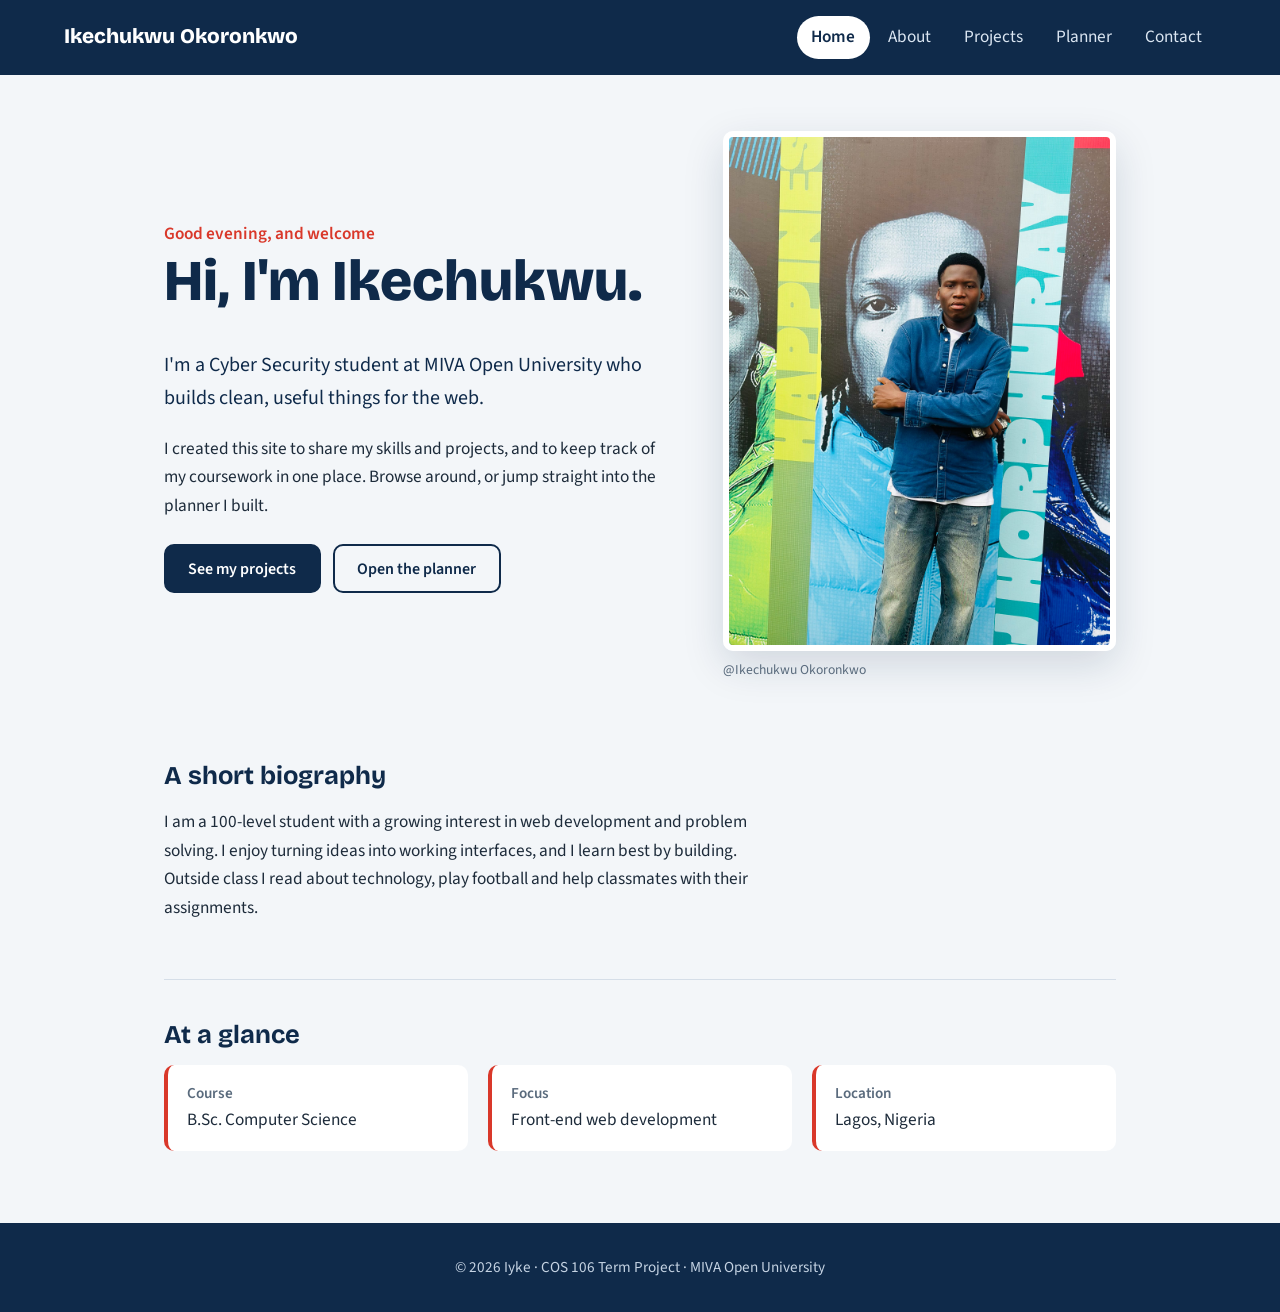
<file: index.html>
<!DOCTYPE html>
<html lang="en">
<head>
<meta charset="UTF-8">
<meta name="viewport" content="width=device-width, initial-scale=1">
<meta name="description" content="Academic portfolio and planner of Your Name, a Computer Science student at MIVA Open University.">
<title>Home | Ikechukwu Okoronkwo</title>
<link rel="preconnect" href="https://fonts.googleapis.com">
<link rel="preconnect" href="https://fonts.gstatic.com" crossorigin>
<link href="https://fonts.googleapis.com/css2?family=Bricolage+Grotesque:wght@600;800&family=Source+Sans+3:wght@400;600&display=swap" rel="stylesheet">
<link rel="stylesheet" href="css/style.css">
</head>
<body>
<a class="skip" href="#main">Skip to content</a>
<header class="site-header">
  <a class="brand" href="index.html">Ikechukwu Okoronkwo</a>
  <button class="nav-toggle" aria-expanded="false" aria-controls="menu">Menu</button>
  <nav aria-label="Main"><ul id="menu" class="menu"><li><a href="index.html" aria-current="page">Home</a></li><li><a href="about.html">About</a></li><li><a href="projects.html">Projects</a></li><li><a href="planner.html">Planner</a></li><li><a href="contact.html">Contact</a></li></ul></nav>
</header>
<main id="main">
<section class="hero">
  <div class="hero-text">
    <p id="greeting" class="kicker">Welcome</p>
    <h1>Hi, I'm Ikechukwu.</h1>
    <p class="lead">I'm a Cyber Security student at MIVA Open University who builds clean, useful things for the web.</p>
    <p>I created this site to share my skills and projects, and to keep track of my coursework in one place. Browse around, or jump straight into the planner I built.</p>
    <div class="actions"><a class="btn" href="projects.html">See my projects</a><a class="btn ghost" href="planner.html">Open the planner</a></div>
  </div>
  <figure class="portrait"><img src="images/me.jpeg" alt="Portrait of Your Name" width="400" height="480"><figcaption>@Ikechukwu Okoronkwo</figcaption></figure>
</section>
<section class="section">
  <h2>A short biography</h2>
  <p class="measure">I am a 100-level student with a growing interest in web development and problem solving. I enjoy turning ideas into working interfaces, and I learn best by building. Outside class I read about technology, play football and help classmates with their assignments.</p>
</section>
<section class="section">
  <h2>At a glance</h2>
  <ul class="grid facts">
    <li><strong>Course</strong>B.Sc. Computer Science</li>
    <li><strong>Focus</strong>Front-end web development</li>
    <li><strong>Location</strong>Lagos, Nigeria</li>
  </ul>
</section>
</main>
<footer class="site-footer">
  <p>&copy; 2026 Iyke &middot; COS 106 Term Project &middot; MIVA Open University</p>
</footer>
<script src="js/script.js"></script>
</body>
</html>
</file>
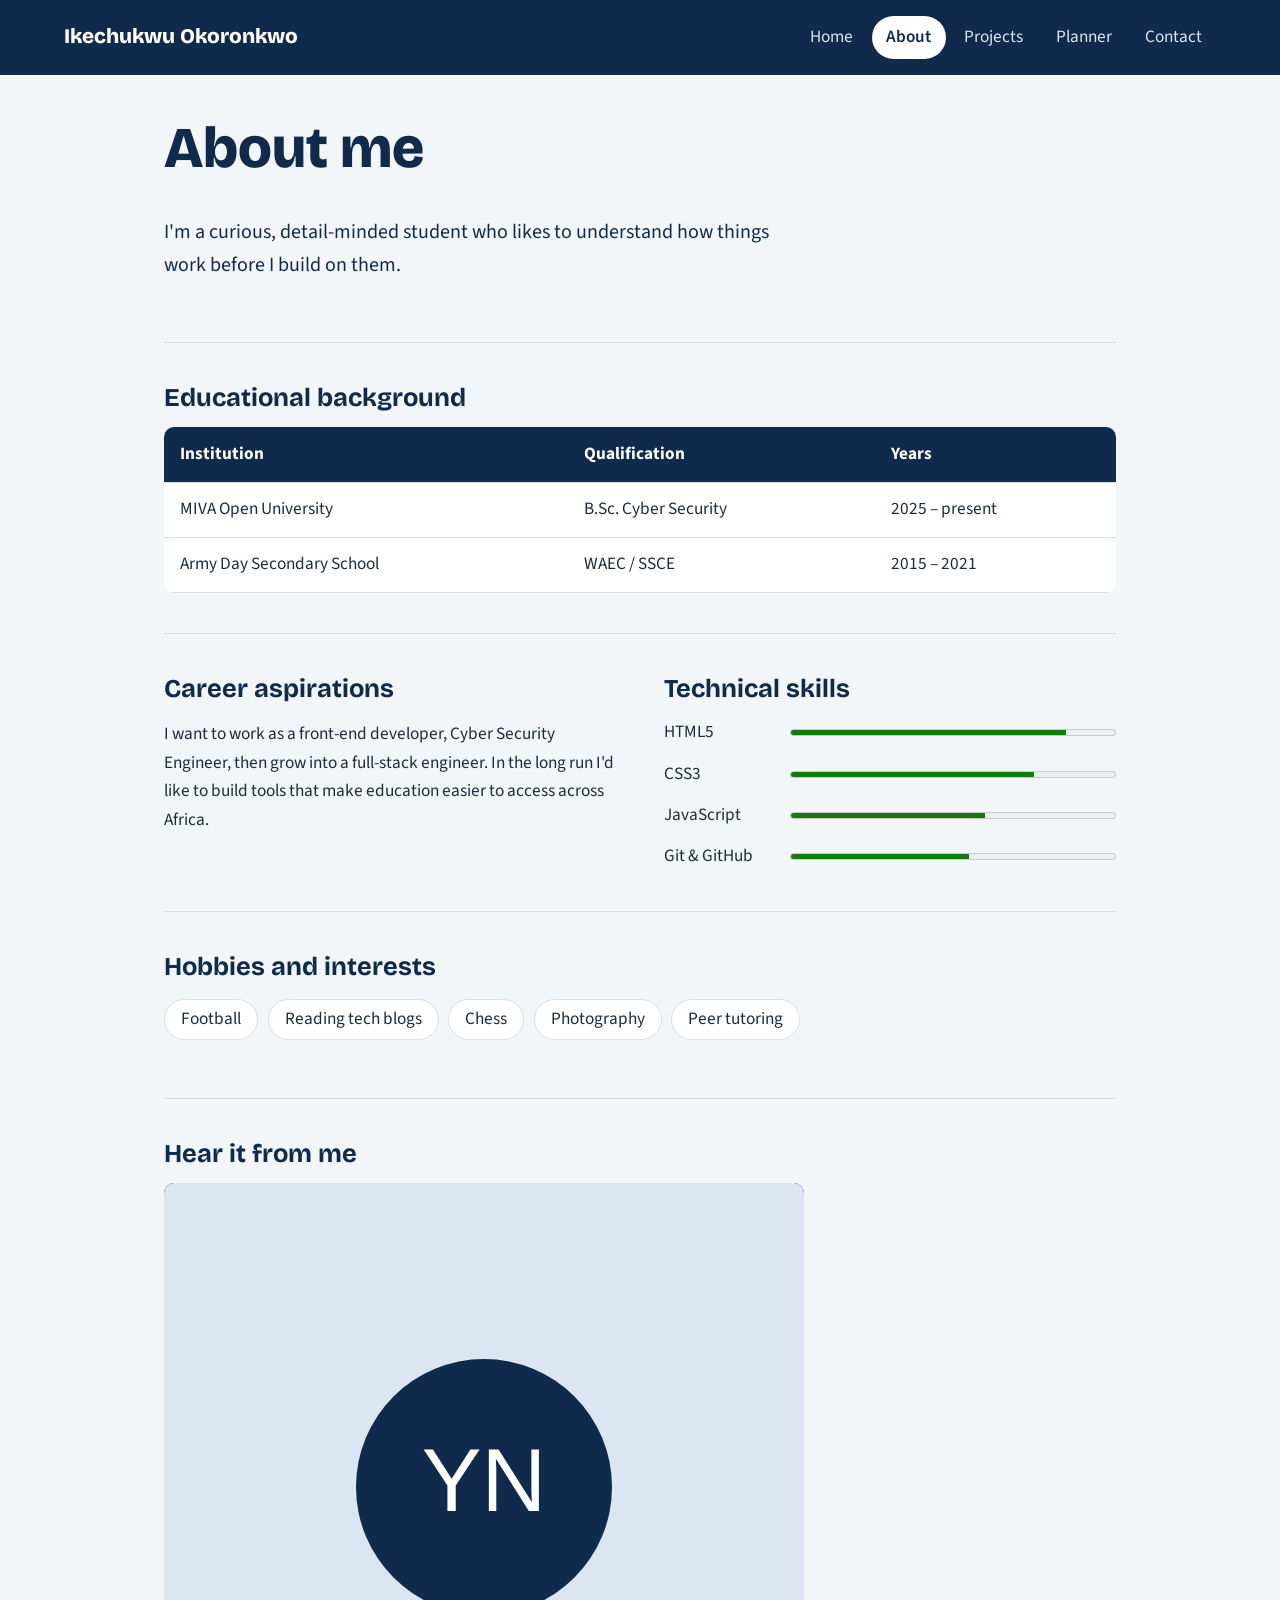
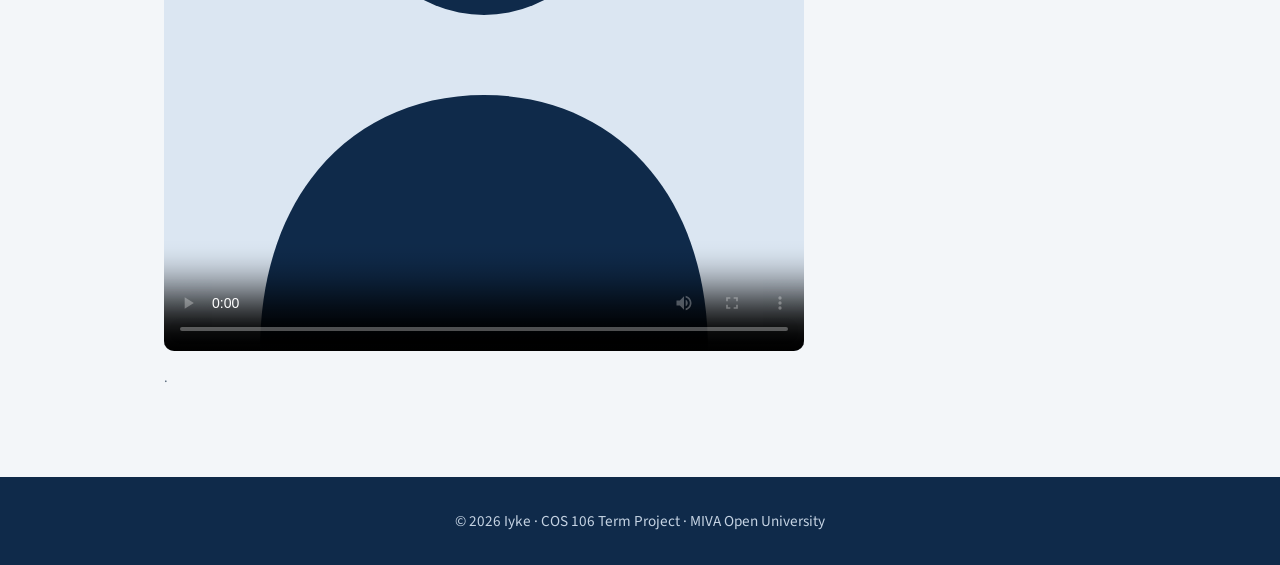
<file: about.html>
<!DOCTYPE html>
<html lang="en">
<head>
<meta charset="UTF-8">
<meta name="viewport" content="width=device-width, initial-scale=1">
<meta name="description" content="Academic portfolio and planner of Your Name, a Computer Science student at MIVA Open University.">
<title>About | Ikechukwu Okoronkwo</title>
<link rel="preconnect" href="https://fonts.googleapis.com">
<link rel="preconnect" href="https://fonts.gstatic.com" crossorigin>
<link href="https://fonts.googleapis.com/css2?family=Bricolage+Grotesque:wght@600;800&family=Source+Sans+3:wght@400;600&display=swap" rel="stylesheet">
<link rel="stylesheet" href="css/style.css">
</head>
<body>
<a class="skip" href="#main">Skip to content</a>
<header class="site-header">
  <a class="brand" href="index.html">Ikechukwu Okoronkwo</a>
  <button class="nav-toggle" aria-expanded="false" aria-controls="menu">Menu</button>
  <nav aria-label="Main"><ul id="menu" class="menu"><li><a href="index.html">Home</a></li><li><a href="about.html" aria-current="page">About</a></li><li><a href="projects.html">Projects</a></li><li><a href="planner.html">Planner</a></li><li><a href="contact.html">Contact</a></li></ul></nav>
</header>
<main id="main">
<section class="section">
  <h1>About me</h1>
  <p class="measure lead">I'm a curious, detail-minded student who likes to understand how things work before I build on them.</p>
</section>
<section class="section">
  <h2>Educational background</h2>
  <div class="table-wrap"><table>
    <caption class="sr">Education history</caption>
    <thead><tr><th scope="col">Institution</th><th scope="col">Qualification</th><th scope="col">Years</th></tr></thead>
    <tbody>
      <tr><td>MIVA Open University</td><td>B.Sc. Cyber Security</td><td>2025 &ndash; present</td></tr>
      <tr><td>Army Day Secondary School</td><td>WAEC / SSCE</td><td>2015 &ndash; 2021</td></tr>
    </tbody>
  </table></div>
</section>
<section class="section split">
  <div>
    <h2>Career aspirations</h2>
    <p>I want to work as a front-end developer, Cyber Security Engineer, then grow into a full-stack engineer. In the long run I'd like to build tools that make education easier to access across Africa.</p>
  </div>
  <div>
    <h2>Technical skills</h2>
    <ul class="skills">
      <li><span>HTML5</span><meter min="0" max="100" value="85">85%</meter></li>
      <li><span>CSS3</span><meter min="0" max="100" value="75">75%</meter></li>
      <li><span>JavaScript</span><meter min="0" max="100" value="60">60%</meter></li>
      <li><span>Git &amp; GitHub</span><meter min="0" max="100" value="55">55%</meter></li>
    </ul>
  </div>
</section>
<section class="section">
  <h2>Hobbies and interests</h2>
  <ul class="tags"><li>Football</li><li>Reading tech blogs</li><li>Chess</li><li>Photography</li><li>Peer tutoring</li></ul>
</section>
<section class="section">
  <h2>Hear it from me</h2>
  <video controls preload="metadata" poster="images/profile.svg" width="640">
    <source src="media/92662-637274989_small.mp4" type="video/mp4">
    Your browser does not support video playback.
  </video>
  <p class="note"><code></code>.</p>
</section>
</main>
<footer class="site-footer">
  <p>&copy; 2026 Iyke &middot; COS 106 Term Project &middot; MIVA Open University</p>
</footer>
<script src="js/script.js"></script>
</body>
</html>
</file>
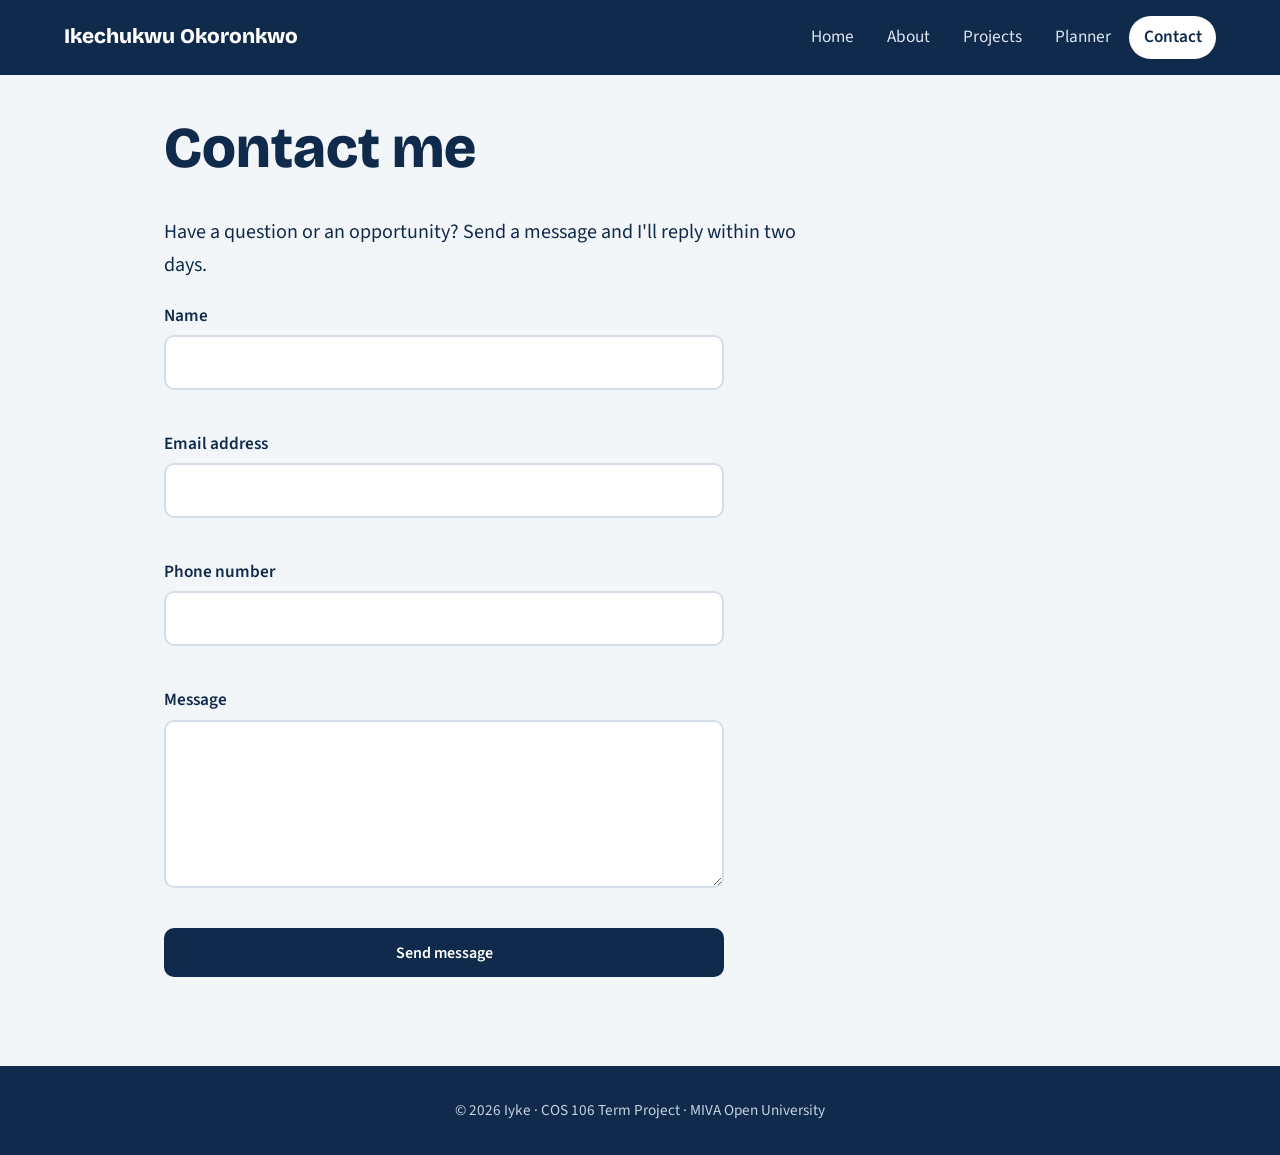
<file: contact.html>
<!DOCTYPE html>
<html lang="en">
<head>
<meta charset="UTF-8">
<meta name="viewport" content="width=device-width, initial-scale=1">
<meta name="description" content="Academic portfolio and planner of Your Name, a Computer Science student at MIVA Open University.">
<title>Contact | Ikechukwu Okoronkwo</title>
<link rel="preconnect" href="https://fonts.googleapis.com">
<link rel="preconnect" href="https://fonts.gstatic.com" crossorigin>
<link href="https://fonts.googleapis.com/css2?family=Bricolage+Grotesque:wght@600;800&family=Source+Sans+3:wght@400;600&display=swap" rel="stylesheet">
<link rel="stylesheet" href="css/style.css">
</head>
<body>
<a class="skip" href="#main">Skip to content</a>
<header class="site-header">
  <a class="brand" href="index.html">Ikechukwu Okoronkwo</a>
  <button class="nav-toggle" aria-expanded="false" aria-controls="menu">Menu</button>
  <nav aria-label="Main"><ul id="menu" class="menu"><li><a href="index.html">Home</a></li><li><a href="about.html">About</a></li><li><a href="projects.html">Projects</a></li><li><a href="planner.html">Planner</a></li><li><a href="contact.html" aria-current="page">Contact</a></li></ul></nav>
</header>
<main id="main">
<section class="section">
  <h1>Contact me</h1>
  <p class="measure lead">Have a question or an opportunity? Send a message and I'll reply within two days.</p>
  <form id="contact-form" class="stack" novalidate>
    <div class="field"><label for="name">Name</label><input id="name" name="name" type="text" autocomplete="name"><span class="error" data-for="name"></span></div>
    <div class="field"><label for="email">Email address</label><input id="email" name="email" type="email" autocomplete="email"><span class="error" data-for="email"></span></div>
    <div class="field"><label for="phone">Phone number</label><input id="phone" name="phone" type="tel" inputmode="numeric" autocomplete="tel"><span class="error" data-for="phone"></span></div>
    <div class="field"><label for="message">Message</label><textarea id="message" name="message" rows="5"></textarea><span class="error" data-for="message"></span></div>
    <button class="btn" type="submit">Send message</button>
    <p id="form-success" class="success" role="status"></p>
  </form>
</section>
</main>
<footer class="site-footer">
  <p>&copy; 2026 Iyke &middot; COS 106 Term Project &middot; MIVA Open University</p>
</footer>
<script src="js/script.js"></script>
</body>
</html>
</file>
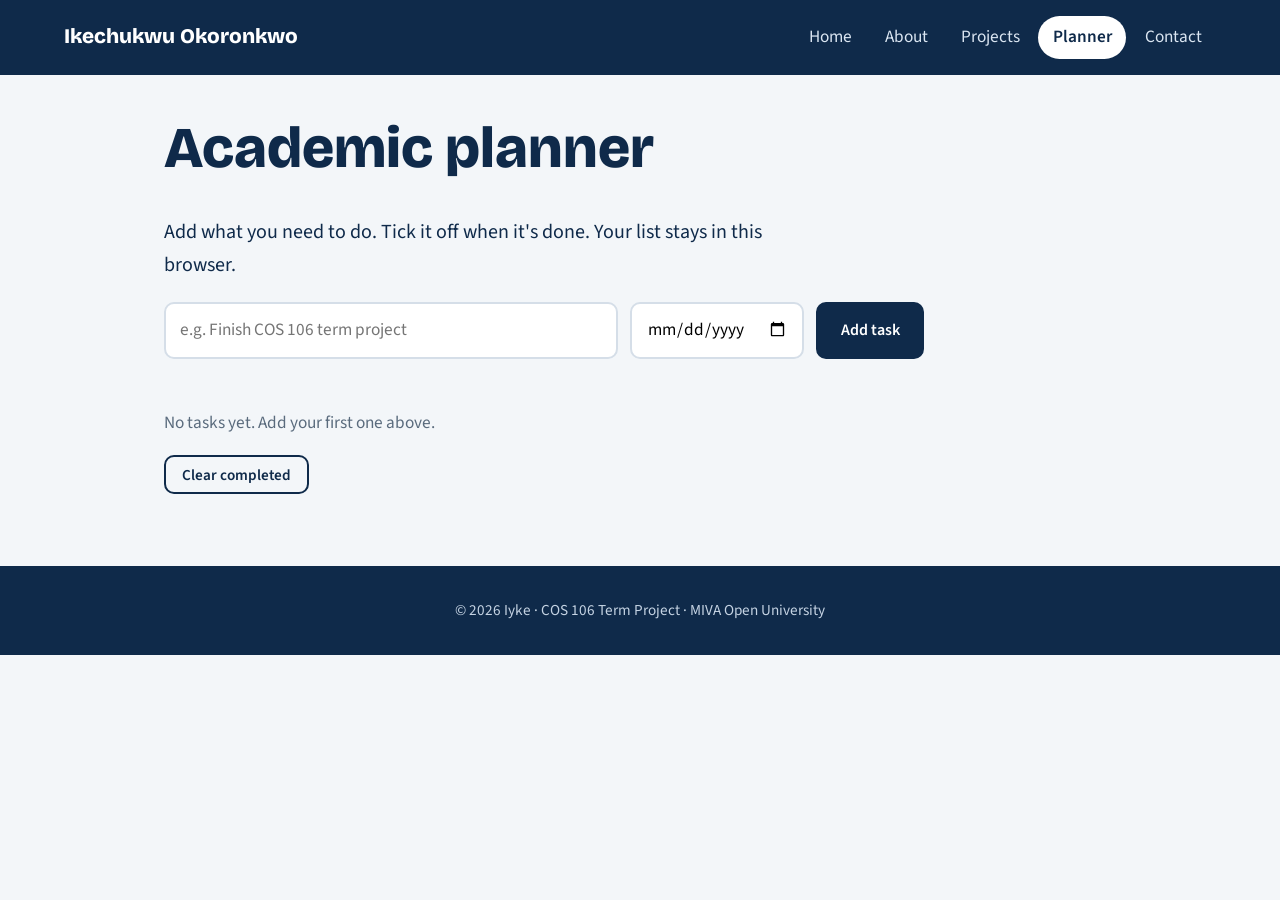
<file: planner.html>
<!DOCTYPE html>
<html lang="en">
<head>
<meta charset="UTF-8">
<meta name="viewport" content="width=device-width, initial-scale=1">
<meta name="description" content="Academic portfolio and planner of Your Name, a Computer Science student at MIVA Open University.">
<title>Planner | Ikechukwu Okoronkwo</title>
<link rel="preconnect" href="https://fonts.googleapis.com">
<link rel="preconnect" href="https://fonts.gstatic.com" crossorigin>
<link href="https://fonts.googleapis.com/css2?family=Bricolage+Grotesque:wght@600;800&family=Source+Sans+3:wght@400;600&display=swap" rel="stylesheet">
<link rel="stylesheet" href="css/style.css">
</head>
<body>
<a class="skip" href="#main">Skip to content</a>
<header class="site-header">
  <a class="brand" href="index.html">Ikechukwu Okoronkwo</a>
  <button class="nav-toggle" aria-expanded="false" aria-controls="menu">Menu</button>
  <nav aria-label="Main"><ul id="menu" class="menu"><li><a href="index.html">Home</a></li><li><a href="about.html">About</a></li><li><a href="projects.html">Projects</a></li><li><a href="planner.html" aria-current="page">Planner</a></li><li><a href="contact.html">Contact</a></li></ul></nav>
</header>
<main id="main">
<section class="section">
  <h1>Academic planner</h1>
  <p class="measure lead">Add what you need to do. Tick it off when it's done. Your list stays in this browser.</p>
  <form id="task-form" class="inline-form" novalidate>
    <label for="task-input" class="sr">New task</label>
    <input id="task-input" type="text" placeholder="e.g. Finish COS 106 term project" autocomplete="off">
    <label for="task-due" class="sr">Due date</label>
    <input id="task-due" type="date">
    <button class="btn" type="submit">Add task</button>
  </form>
  <p id="task-error" class="error" role="alert"></p>
  <p id="task-count" class="count" aria-live="polite"></p>
  <ul id="task-list" class="tasks"></ul>
  <p id="task-empty" class="empty">No tasks yet. Add your first one above.</p>
  <button id="clear-done" class="btn ghost small" type="button">Clear completed</button>
</section>
</main>
<footer class="site-footer">
  <p>&copy; 2026 Iyke &middot; COS 106 Term Project &middot; MIVA Open University</p>
</footer>
<script src="js/script.js"></script>
</body>
</html>
</file>
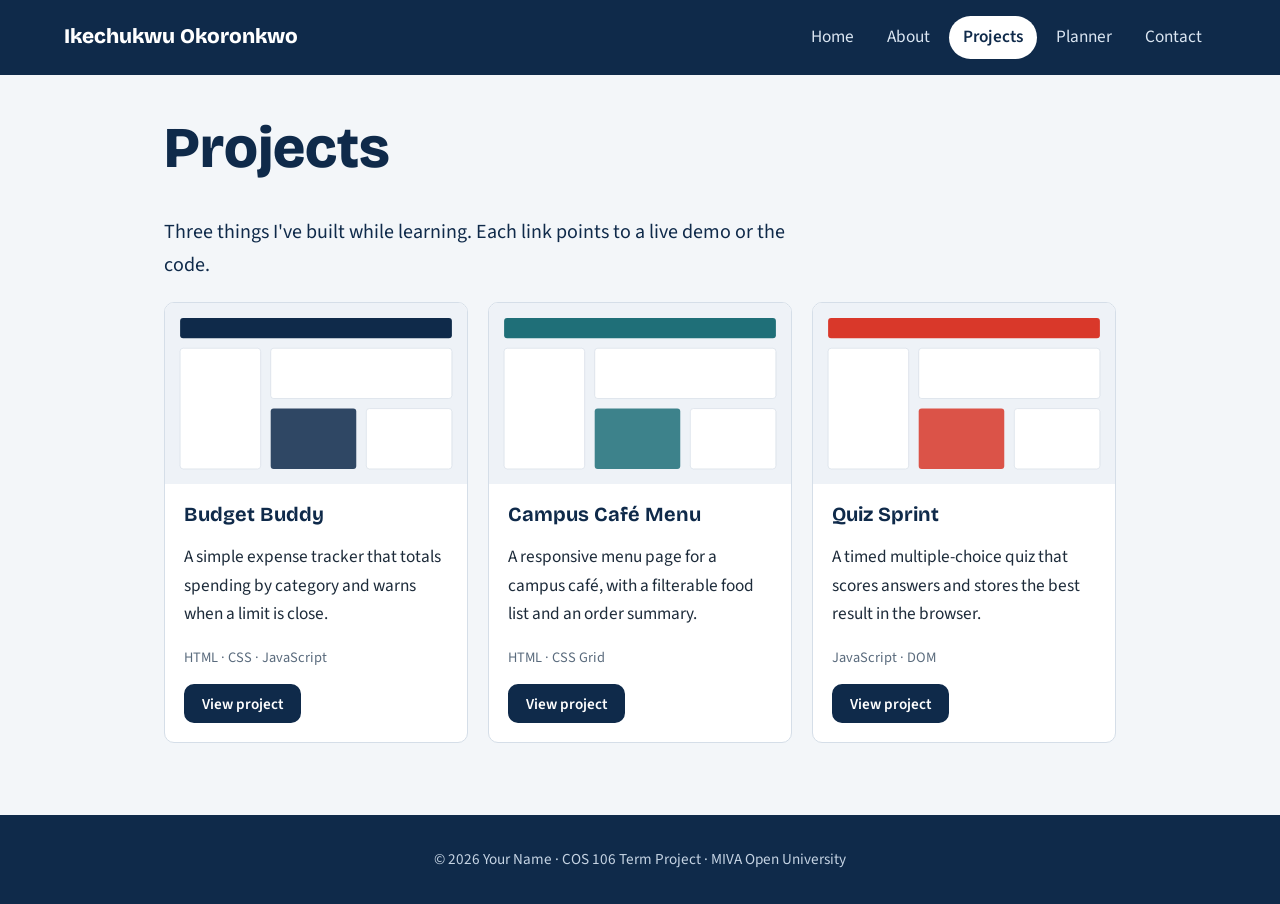
<file: projects.html>
<!DOCTYPE html>
<html lang="en">
<head>
<meta charset="UTF-8">
<meta name="viewport" content="width=device-width, initial-scale=1">
<meta name="description" content="Academic portfolio and planner of Your Name, a Computer Science student at MIVA Open University.">
<title>Projects | Ikechuwku Okoronkwo</title>
<link rel="preconnect" href="https://fonts.googleapis.com">
<link rel="preconnect" href="https://fonts.gstatic.com" crossorigin>
<link href="https://fonts.googleapis.com/css2?family=Bricolage+Grotesque:wght@600;800&family=Source+Sans+3:wght@400;600&display=swap" rel="stylesheet">
<link rel="stylesheet" href="css/style.css">
</head>
<body>
<a class="skip" href="#main">Skip to content</a>
<header class="site-header">
  <a class="brand" href="index.html">Ikechukwu Okoronkwo</a>
  <button class="nav-toggle" aria-expanded="false" aria-controls="menu">Menu</button>
  <nav aria-label="Main"><ul id="menu" class="menu"><li><a href="index.html">Home</a></li><li><a href="about.html">About</a></li><li><a href="projects.html" aria-current="page">Projects</a></li><li><a href="planner.html">Planner</a></li><li><a href="contact.html">Contact</a></li></ul></nav>
</header>
<main id="main">
<section class="section">
  <h1>Projects</h1>
  <p class="measure lead">Three things I've built while learning. Each link points to a live demo or the code.</p>
  <div class="grid cards">
    <article class="card"><img src="images/p1.svg" alt="Screenshot of the Budget Buddy project" loading="lazy" width="600" height="360">
<div class="card-body"><h3>Budget Buddy</h3><p>A simple expense tracker that totals spending by category and warns when a limit is close.</p><p class="tech">HTML &middot; CSS &middot; JavaScript</p><a class="btn small" href="#">View project</a></div></article>
    <article class="card"><img src="images/p2.svg" alt="Screenshot of the Campus Café Menu project" loading="lazy" width="600" height="360">
<div class="card-body"><h3>Campus Café Menu</h3><p>A responsive menu page for a campus café, with a filterable food list and an order summary.</p><p class="tech">HTML &middot; CSS Grid</p><a class="btn small" href="#">View project</a></div></article>
    <article class="card"><img src="images/p3.svg" alt="Screenshot of the Quiz Sprint project" loading="lazy" width="600" height="360">
<div class="card-body"><h3>Quiz Sprint</h3><p>A timed multiple-choice quiz that scores answers and stores the best result in the browser.</p><p class="tech">JavaScript &middot; DOM</p><a class="btn small" href="#">View project</a></div></article>
  </div>
</section>
</main>
<footer class="site-footer">
  <p>&copy; 2026 Your Name &middot; COS 106 Term Project &middot; MIVA Open University</p>
</footer>
<script src="js/script.js"></script>
</body>
</html>
</file>
<file: css/style.css>
:root{--ink:#0f2a4a;--text:#1d2b3a;--muted:#5a6b7d;--bg:#f3f6f9;--panel:#fff;--line:#d5dee8;--accent:#d9382a;--ok:#1f7a4d;--r:10px}
*{box-sizing:border-box}
html{scroll-behavior:smooth}
body{margin:0;font-family:"Source Sans 3",system-ui,sans-serif;font-size:1.08rem;line-height:1.65;color:var(--text);background:var(--bg)}
h1,h2,h3,.brand{font-family:"Bricolage Grotesque",system-ui,sans-serif;color:var(--ink);line-height:1.15;margin:0 0 .6em}
h1{font-size:clamp(2.2rem,5vw,3.6rem);font-weight:800}
h2{font-size:1.6rem}
a{color:var(--ink)}
img,video{max-width:100%;height:auto;display:block}
.sr{position:absolute;width:1px;height:1px;overflow:hidden;clip:rect(0 0 0 0)}
.skip{position:absolute;left:-999px}.skip:focus{left:1rem;top:1rem;background:#fff;padding:.5rem 1rem;z-index:10}
:focus-visible{outline:3px solid var(--accent);outline-offset:2px}

/* header + nav */
.site-header{display:flex;align-items:center;justify-content:space-between;flex-wrap:wrap;gap:.5rem;padding:1rem 5vw;background:var(--ink);position:sticky;top:0;z-index:5}
.brand{color:#fff;text-decoration:none;font-size:1.3rem;font-weight:800;margin:0}
.menu{display:flex;gap:.25rem;list-style:none;margin:0;padding:0}
.menu a{display:block;padding:.45rem .9rem;color:#dbe6f2;text-decoration:none;border-radius:999px;transition:background .25s,color .25s}
.menu a:hover{background:rgba(255,255,255,.14);color:#fff}
.menu a[aria-current=page]{background:#fff;color:var(--ink);font-weight:600}
.nav-toggle{display:none;background:none;border:1px solid #fff6;color:#fff;padding:.4rem .9rem;border-radius:var(--r);font:inherit}

/* layout */
main{max-width:1080px;margin:0 auto;padding:0 5vw}
.section{padding:2.5rem 0;border-top:1px solid var(--line)}
.hero+.section,main>.section:first-child{border-top:0}
.measure{max-width:65ch}
.lead{font-size:1.25rem;color:var(--ink)}
.kicker{color:var(--accent);font-weight:600;margin:0}
.hero{display:grid;grid-template-columns:1.3fr 1fr;gap:3rem;align-items:center;padding:3.5rem 0 2.5rem}
.hero-text .kicker{animation:rise .7s both}
.hero h1{animation:rise .7s .1s both}
@keyframes rise{from{opacity:0;transform:translateY(14px)}to{opacity:1;transform:none}}
.portrait{margin:0}.portrait img{width:100%;border-radius:var(--r);border:6px solid #fff;box-shadow:0 14px 40px #0f2a4a26}
.portrait figcaption{font-size:.85rem;color:var(--muted);margin-top:.5rem}
.actions{display:flex;flex-wrap:wrap;gap:.75rem;margin-top:1.5rem}
.btn{display:inline-block;background:var(--ink);color:#fff;border:2px solid var(--ink);padding:.7rem 1.4rem;border-radius:var(--r);font:600 1rem "Source Sans 3",sans-serif;text-decoration:none;cursor:pointer;transition:transform .2s,background .2s}
.btn:hover{background:var(--accent);border-color:var(--accent);transform:translateY(-2px)}
.btn.ghost{background:transparent;color:var(--ink)}.btn.ghost:hover{color:#fff}
.btn.small{padding:.4rem 1rem;font-size:.95rem}
.grid{display:grid;gap:1.25rem;list-style:none;padding:0;margin:0}
.facts{grid-template-columns:repeat(auto-fit,minmax(200px,1fr))}
.facts li{background:var(--panel);border-left:4px solid var(--accent);padding:1rem 1.2rem;border-radius:var(--r)}
.facts strong{display:block;color:var(--muted);font-weight:600;font-size:.95rem}
.split{display:grid;grid-template-columns:1fr 1fr;gap:3rem}

/* table, skills, tags */
.table-wrap{overflow-x:auto}
table{width:100%;border-collapse:collapse;background:var(--panel);border-radius:var(--r);overflow:hidden}
th,td{text-align:left;padding:.8rem 1rem;border-bottom:1px solid var(--line)}
thead th{background:var(--ink);color:#fff}
tbody tr:hover{background:#eaf0f7}
.skills{list-style:none;padding:0;margin:0;display:grid;gap:.8rem}
.skills li{display:grid;grid-template-columns:110px 1fr;align-items:center;gap:1rem}
meter{width:100%;height:14px}
.tags{display:flex;flex-wrap:wrap;gap:.6rem;list-style:none;padding:0}
.tags li{background:var(--panel);border:1px solid var(--line);padding:.35rem 1rem;border-radius:999px}
video{border-radius:var(--r);background:#000}
.note{font-size:.9rem;color:var(--muted)}

/* project cards */
.cards{grid-template-columns:repeat(auto-fit,minmax(280px,1fr))}
.card{background:var(--panel);border:1px solid var(--line);border-radius:var(--r);overflow:hidden;transition:transform .25s,box-shadow .25s}
.card:hover{transform:translateY(-4px);box-shadow:0 12px 30px #0f2a4a1f}
.card-body{padding:1.2rem}.card-body h3{font-size:1.25rem}
.tech{font-size:.9rem;color:var(--muted)}

/* forms */
.stack{max-width:560px;display:grid;gap:1.1rem}
.field{display:grid;gap:.3rem}
label{font-weight:600;color:var(--ink)}
input,textarea{width:100%;padding:.7rem .9rem;border:2px solid var(--line);border-radius:var(--r);font:inherit;background:#fff;transition:border-color .2s}
input:focus,textarea:focus{border-color:var(--ink);outline:none}
.invalid{border-color:var(--accent)}
.error{color:var(--accent);font-size:.92rem;min-height:1.2em;margin:0}
.success{color:var(--ok);font-weight:600;margin:0}

/* planner */
.inline-form{display:flex;flex-wrap:wrap;gap:.75rem;max-width:760px}
.inline-form input[type=text]{flex:1 1 260px;width:auto}
.inline-form input[type=date]{width:auto}
.count{color:var(--muted);margin:.5rem 0}
.tasks{list-style:none;padding:0;margin:1rem 0;max-width:760px;display:grid;gap:.6rem}
.tasks li{display:flex;align-items:center;gap:.9rem;background:var(--panel);border:1px solid var(--line);padding:.7rem 1rem;border-radius:var(--r);animation:rise .3s both}
.tasks input[type=checkbox]{width:1.3rem;height:1.3rem;accent-color:var(--ok)}
.tasks .label{flex:1}.tasks .due{display:block;font-size:.85rem;color:var(--muted)}
.tasks li.done .label{text-decoration:line-through;color:var(--muted)}
.tasks li.overdue .due{color:var(--accent);font-weight:600}
.del{background:none;border:1px solid var(--line);color:var(--accent);border-radius:8px;padding:.3rem .7rem;cursor:pointer;font:inherit;transition:background .2s}
.del:hover{background:var(--accent);color:#fff}
.empty{color:var(--muted)}

.site-footer{text-align:center;padding:2rem 5vw;margin-top:2rem;background:var(--ink);color:#c5d3e3}
.site-footer p{margin:0;font-size:.95rem}

/* responsive */
@media (max-width:760px){
  .hero,.split{grid-template-columns:1fr;gap:1.5rem}
  .portrait{max-width:300px}
  .nav-toggle{display:block}
  nav{width:100%}
  .menu{display:none;flex-direction:column;padding-top:.5rem}
  .menu.open{display:flex}
}
@media (prefers-reduced-motion:reduce){*{animation:none!important;transition:none!important}}
</file>
